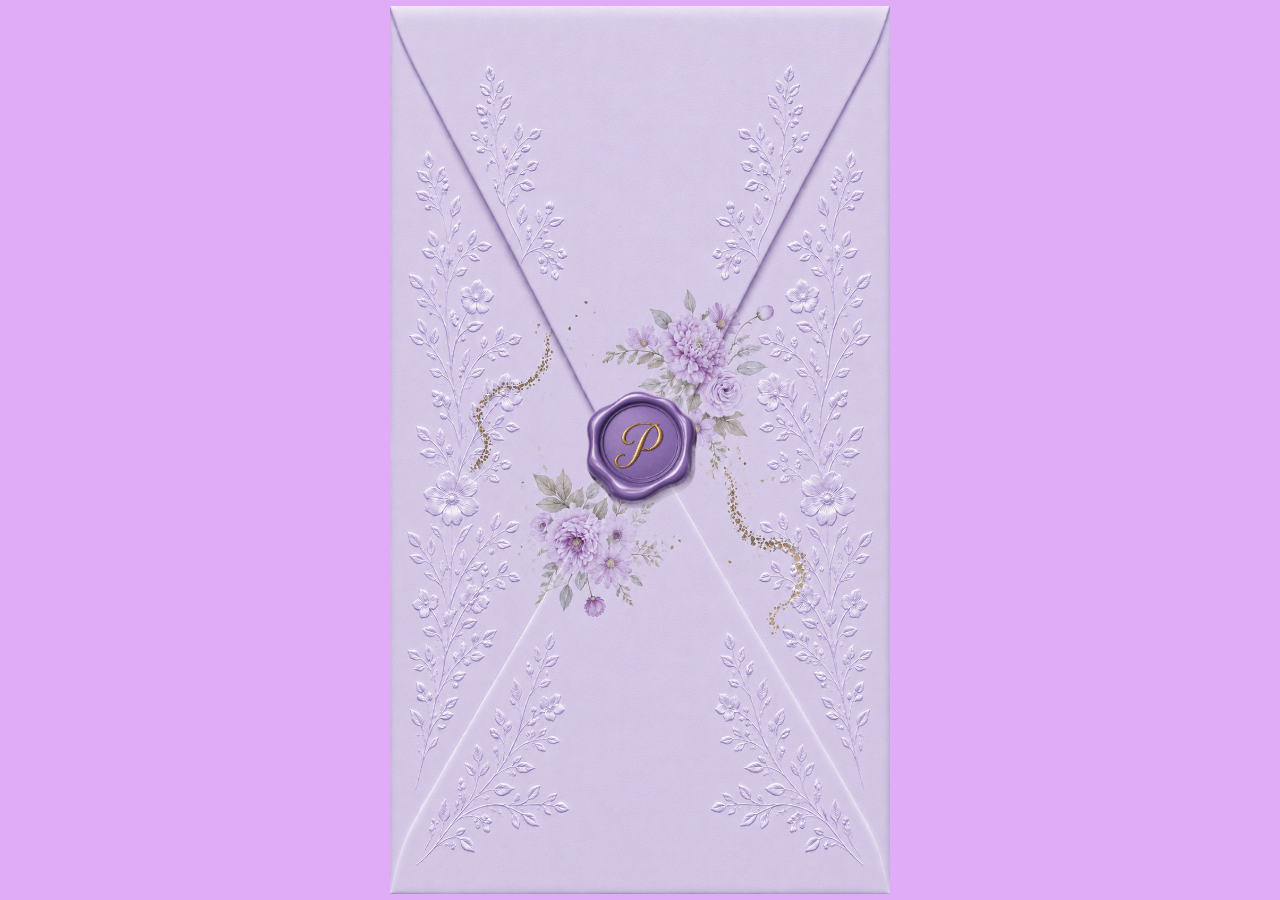
<file: index.html>
<!DOCTYPE html>
<html lang="en">
<head>
    <meta charset="UTF-8">
    <meta name="viewport" content="width=device-width, initial-scale=1.0">
    <title>INVITACION</title>
     <link rel="stylesheet" href="style.css">
</head>
<body>


<div id="intro-overlay">
    <div class="intro-content">

        <div class="envelope-wrapper">
            <img src="principalvioleta.png" class="envelope-closed" alt="Invitación">

            <button class="seal-btn" id="openInvitation">
                <img src="botonvioleta.png" class="envelope-seal" alt="Abrir invitación">
            </button>
        </div>

    </div>
</div>

<script>
document.getElementById("openInvitation").addEventListener("click", () => {
    window.location.href = "invitacion.html";
});
</script>

</body>
</html>
</file>
<file: style.css>
* {
            margin: 0;
            padding: 0;
            box-sizing: border-box;
        }
:root   {
    --mint-300: #eaa3cb;
    --mint-800: #d35ba7;
    --rosaclaro :#e0acf8;
    --rosaocuro: #c14ff6;
    --dorado: #D9C791;
    --blanco: #FFFFFF;

}
        body  {
            background: #ffa8d4;
            background: var(--blanco);
            font-family: 'Montserrat', sans-serif;
            color: #2c2b28;
            line-height: 1.5;
        }


        .invitation-container {
            max-width: 1200px;
            margin: 0 auto;
            background: #fffef7;
            box-shadow: 0 20px 40px rgba(0,0,0,0.1);
            position: relative;
            z-index: 1;
        }

        section {
            padding: 5rem 2rem;
            text-align: center;
            border-bottom: 1px solid rgba(60, 80, 60, 0.15);
        }

        .container {
            max-width: 1000px;
            margin: 0 auto;
        }

        h1, h2, h3, .script-text, .invitation-title {
            font-family: 'Cormorant Garamond', serif;
            font-weight: 500;
            letter-spacing: 1px;
        }

        h2 {
            font-size: 3rem;
            margin-bottom: 1rem;
            color: var(--rosaocuro);
            font-weight: 600;
            position: relative;
            display: inline-block;
        }

        h2:after {
            content: '';
            position: absolute;
            bottom: -12px;
            left: 25%;
            width: 50%;
            height: 2px;
            background: linear-gradient(90deg, transparent, #fedaec, #fedaec, transparent);
        }

        .subheading {
            font-size: 1rem;
            text-transform: uppercase;
            letter-spacing: 3px;
            color: var(--rosaocuro);
            margin-bottom: 1.5rem;
            font-weight: 500;
        }

        /* Hero con imagen de fondo temática */
        .hero {
            min-height: 100vh;
            display: flex;
            flex-direction: column;
            justify-content: center;
            align-items: center;
            padding: 2rem;
            position: relative;
            /*background: linear-gradient(rgba(0,0,0,0.4), rgba(0,0,0,0.6)), url('https://images.unsplash.com/photo-1582653291997-079a1b04e6a1?ixlib=rb-4.0.3&auto=format&fit=crop&w=2070&q=80') center/cover no-repeat;*/
            background: linear-gradient(rgba(0,0,0,0.4), rgba(0,0,0,0.6)), url('fondo.png') center/cover no-repeat;
            border-bottom: none;
            color: white;
            background: linear-gradient(rgba(0,0,0,0.4), rgba(0,0,0,0.6)),
            url('fondo.png') center/cover no-repeat;
            
        }

        .hero::before {
            content: '';
            position: absolute;
            top: 0;
            left: 0;
            width: 100%;
            height: 100%;
            
            z-index: 1;
        }

        .hero-content {
            max-width: 800px;
            z-index: 2;
            position: relative;
            text-shadow: 0 2px 10px rgba(0,0,0,0.5);
        }

        .invitation-title {
            font-size: 4rem;
            font-weight: 300;
            color: rgba(255,255,200,0.8);
            color: var(--dorado);
            margin-bottom: 0.5rem;
            letter-spacing: 4px;
        }

        .hero-name {
            font-family: 'Allura';
            font-size: 5rem;
            font-weight: 600;
            margin: 0.5rem 0;
            color: rgba(255,255,200,0.8);
             color: var(--dorado);
            line-height: 1.2;
        }

        .hero-date {
            font-size: 1.8rem;
            font-family: 'Cormorant Garamond', serif;
            border-top: 1px solid rgba(255,255,200,0.8);
            border-bottom: 1px solid rgba(255,255,200,0.8);
            display: inline-block;
            padding: 0.5rem 1.8rem;
            margin-top: 1rem;
            color: #ffefcf;
            color: var(--dorado);
        }


        .music-control {
            position: fixed;
            bottom: 25px;
            right: 25px;
            background: #fff;
            width: 50px;
            height: 50px;
            border-radius: 50%;
            box-shadow: 0 5px 15px rgba(0,0,0,0.2);
            display: flex;
            align-items: center;
            justify-content: center;
            cursor: pointer;
            z-index: 1000;
            transition: all 0.3s ease;
            border: 1px solid var(--dorado);
        }

        .music-control i {
            font-size: 1.5rem;
            color: var(--rosaocuro);
        }

       

        .message-text {
            font-size: 1.5rem;
            font-family: 'Cormorant Garamond', serif;
            max-width: 700px;
            margin: 1.5rem auto;
            line-height: 1.7;
            font-style: italic;
            color: var(--rosaocuro);
        }

        .countdown-section {
   
            background: var(--blanco);
        }

   
.countdown-wrapper {
    display: flex;
    justify-content: center;
    align-items: center;
    gap: 1rem;
    flex-wrap: nowrap; /* o directamente eliminá esta línea */
      margin-top: 2.5rem;
}
        .time-box {
            background: white;
            background: var(--rosaocuro);
            padding: 1rem 1.8rem;
            border-radius: 20px;
            box-shadow: 0 8px 20px rgba(0,0,0,0.05);
            min-width: 100px;
            border: 1px solid var(--rosaocuro);
        }
.time-box {
    background: var(--rosaocuro);
    padding: 1rem 1.8rem;
    border-radius: 20px;
    box-shadow: 0 8px 20px rgba(0,0,0,0.05);
    min-width: 100px;
    border: 1px solid var(--rosaocuro);

    display: flex;
    flex-direction: column;
    align-items: center;
    justify-content: center;
    text-align: center;
}
        .time-number {
            font-size: 2.5rem;
            font-weight: 600;
            font-family: 'Montserrat', sans-serif;
            color:var(--blanco);
        }

        .time-label {
            font-size: 0.8rem;
            text-transform: uppercase;
            letter-spacing: 2px;
            color: var(--blanco);
        }


        .detail-card {
            flex: 1;
            min-width: 260px;
            background: var(--blanco);
            padding: 1.8rem 1rem;
            border-radius: 28px;
            transition: transform 0.2s;
            box-shadow: 0 4px 12px rgba(0,0,0,0.03);
            border: 1px solid var(--rosaocuro);
            gap: 40px;
        }

        .detail-card i {
            font-size: 2rem;
            color: var(--rosaocuro);
            margin-bottom: 1rem;
        }

        .detail-card h3 {
            font-size: 1.4rem;
            margin-bottom: 0.5rem;
            color: var(--rosaocuro);
        }
        h3{
            min-width: 260px;
           
            color:var(--rosaocuro);
        }


        .btn-rsvp {
            background: var(--rosaocuro);
            color: white;
            border: none;
            padding: 14px 40px;
            font-size: 0.8rem;
            font-weight: 500;
            letter-spacing: 2px;
            border-radius: 40px;
            cursor: pointer;
            transition: 0.25s;
            margin: 1rem 0;
            font-family: 'Montserrat', sans-serif;
            box-shadow: 0 4px 8px rgba(0,0,0,0.1);
        }

        .btn-rsvp:hover {
            background: var(--rosaclaro);
            transform: scale(1.02);
        }

        .modal {
            display: none;
            position: fixed;
            top: 0; left: 0;
            width: 100%; height: 100%;
            background: rgba(0,0,0,0.6);
            z-index: 2000;
            justify-content: center;
            align-items: center;
        }

        .modal-content {
            background: white;
            max-width: 450px;
            width: 90%;
            padding: 2rem;
            border-radius: 28px;
            text-align: center;
            position: relative;
            border-top: 6px solid var(--dorado);
        }

        .close-modal {
            position: absolute;
            top: 15px; right: 20px;
            font-size: 1.8rem;
            cursor: pointer;
            color: var(--rosaocuro);
        }

        .form-group {
            margin: 1.2rem 0;
            text-align: left;
        }

        input, select {
            width: 100%;
            padding: 12px;
            border: 1px solid var(--rosaocuro);
            border-radius: 30px;
            font-family: 'Montserrat', sans-serif;
            background: #fefcf9;
        }

        button[type="submit"] {
            background: var(--rosaocuro);
            color: white;
            border: none;
            padding: 12px;
            width: 100%;
            border-radius: 40px;
            font-weight: bold;
            cursor: pointer;
        }


        footer {
            background: var(--rosaclaro);
       
            text-align: center;
            font-size: 0.8rem;
            color: var(--rosaocuro);
        }

        @media (max-width: 700px) {
            .hero-name { font-size: 3.2rem; }
            .invitation-title { font-size: 2.2rem; }
            section { padding: 3rem 1.5rem; }
            .time-box { padding: 0.5rem 1rem; min-width: 70px; }
            .time-number { font-size: 1.8rem; }
            .tiana-avatar svg { width: 70px; height: 70px; }
        }
        .footer {
    background-color: var(--rosaocuro);
    color: var(--blanco);
    
    text-align: center;
}

.footer-content {
    margin-bottom: 2rem;
}

.footer h2 {
    font-size: 2rem;
    color: var(--white);
    margin-bottom: 0.5rem;

}

.footer p {
    color: var(--white);
}
.footer-info {
    color: var(--blanco);
}
.container {
    width: 100%;
    max-width: 1200px;
    margin: 0 auto;

}
.social-links {
    display: flex;
    justify-content: center;
    gap: 1.5rem;
    margin-bottom: 2rem;
    color: #ffff;
}
.titulo-detalle {
  font-weight: 600;
  letter-spacing: 0.5px;
}
.p-detalles, .boton-detalles {
  font-weight: 300;
}
.card .p-detalles {
  font-size: 0.95rem;
  line-height: 1.6;
  color: var(--rosaocuro);
}
.boton-detalles {
  font-size: 0.875rem;
  letter-spacing: 0.3px;
}
.btn-purple {
  background-color: var(--violeta); /* equivalente a bg-violet-300 */
  color: white;              /* text-white */
  font-size: 0.875rem;       /* text-sm */
  font-weight: 500;          /* font-medium */
  padding: 0.75rem 2rem;     /* py-3 px-8 */
  border-radius: 9999px;     /* rounded-full */
  box-shadow: 0 1px 2px rgba(0, 0, 0, 0.1); /* shadow */
  transition: all 0.2s;      /* transition */
}

.btn-purple:hover {
  background-color: var(--rosaocuro); /* equivalente a hover:bg-violet-400 */
}
.detalles {
  font-family: 'Raleway', sans-serif;
}
.titulo-detalle {
  font-weight: 600;
  letter-spacing: 0.5px;
}
.p-detalles, .boton-detalles {
  font-weight: 300;
}
.card .p-detalles {
  font-size: 0.95rem;
  line-height: 1.6;
  color: var(--rosaocuro)
}
.boton-detalles {
  font-size: 0.875rem;
  letter-spacing: 0.3px;
}
.tarjeta-regalo {
    background-color: #fefcf5;
    border: 1px solid var(--rosaclaro);
    border-radius: 24px;
    box-shadow: 0 6px 18px rgba(0,0,0,.08);
    padding: 2rem;
    width: 100%;
    max-width: 24rem;
    text-align: center;
    position: relative;
}

.icono-regalo {
    font-size: 2.5rem;
    color: var(--rosaocuro);
    margin-bottom: 1rem;
}

.tarjeta-regalo h3 {
    font-size: 1.5rem;
    font-weight: bold;
    color: #333;
    margin-bottom: 1rem;
}

.texto-regalo {
    color: #333;
    margin-bottom: 1.5rem;
}

.boton-regalo {
    background-color:var(--rosaocuro);
    color: white;
    border: none;
    border-radius: 9999px;
    padding: .75rem 1.5rem;
    cursor: pointer;
    transition: .3s;
    box-shadow: 0 4px 10px rgba(0,0,0,.15);
}

.boton-regalo:hover {
    background-color: var(--rosaocuro);
}

.cvu-info {
    margin-top: 1.5rem;
    padding: 1rem;
    text-align: left;
    background-color: #fefcf9;
    border: 1px solid #fbcfe8;
    border-radius: 16px;
    color: #4b5563;
    line-height: 1.8;
}

.agradecimiento {
    margin-top: .75rem;
    font-size: .75rem;
    color: #9ca3af;
}

.hidden {
    display: none;
}
.party-message{
    display:flex;
    flex-direction:column;
    justify-content:center;
    align-items:center;
    text-align:center;
    font-size:2.3rem;
    font-weight:bold;
    color:#fff;
    padding:30px;
    animation:zoom 1s ease infinite alternate;
}

@keyframes zoom{
    from{transform:scale(1);}
    to{transform:scale(1.05);}
}
#partyMessage{
    display:none;
    text-align:center;
    padding:40px 20px;
    color:white;
    animation:aparecer .8s ease;
}

#partyMessage h2{
    font-size:3rem;
    margin-bottom:10px;
}

#partyMessage p{
    font-size:1.5rem;
}

@keyframes aparecer{
    from{
        opacity:0;
        transform:translateY(20px);
    }
    to{
        opacity:1;
        transform:translateY(0);
    }
}
p {
    color: var(--rosaocuro);
}

.icono-regalo,
.tarjeta-regalo,
.detail-card {
    margin-top: 2rem;
}
.titulo{
 font-size: 1.8rem;    
}
footer {
    background: #e483b7;
    width: 100vw;
    margin-left: calc(50% - 50vw);
    margin-right: calc(50% - 50vw);
}
/* BOTOOOOOOOOOOOOOOOOOOOON */
*{
    margin:0;
    padding:0;
    box-sizing:border-box;
}


body{
    margin: 0;
    overflow-x: hidden;
}
#intro-overlay{
    position:fixed;
    inset:0;
    display:flex;
    justify-content:center;
    align-items:center;
    background: var(--rosaclaro);
    z-index:9999;
}

.intro-content{
    width:100%;
    display:flex;
    justify-content:center;
    align-items:center;
}

.envelope-wrapper{
    position:relative;
    display:inline-block;
}

.envelope-closed{
    display:block;
    width:min(90vw,500px);
    height:auto;
}

.seal-btn{
    position:absolute;
    top:50%;
    left:50%;
    transform:translate(-50%,-50%);
    background:none;
    border:none;
    cursor:pointer;
    padding:0;
}

.envelope-seal{
    width:120px;
    transition:transform .3s;
}

.seal-btn:hover .envelope-seal{
    transform:scale(1.08);
}
</file>
